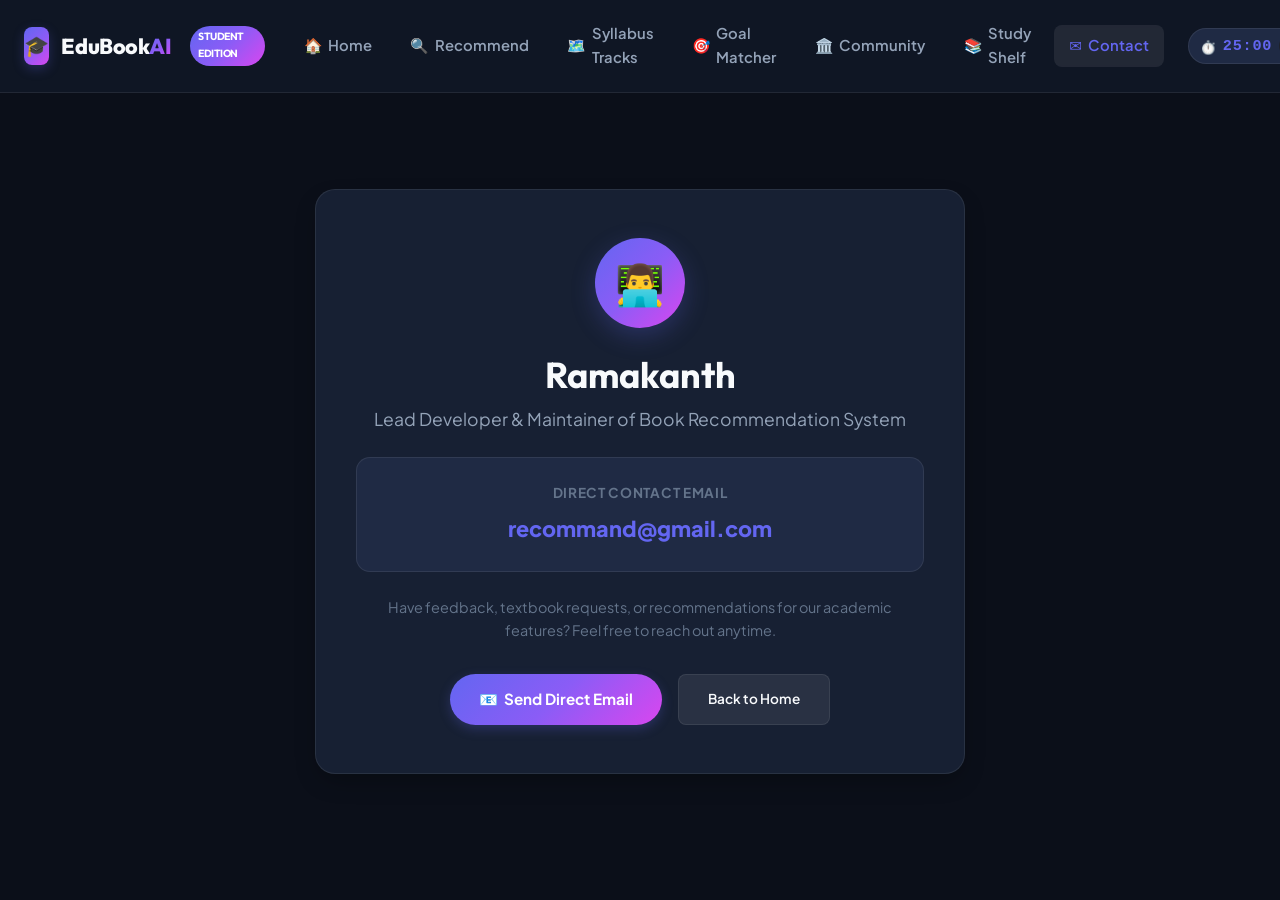
<file: templates/contact.html>
<!DOCTYPE html>
<html lang="en" data-theme="dark">
<head>
  <meta charset="UTF-8">
  <meta name="viewport" content="width=device-width, initial-scale=1.0">
  <title>Contact - EduBook AI</title>
  <link rel="stylesheet" href="/static/css/main.css">
</head>
<body>

  <!-- Sticky Glass Navbar -->
  <nav class="navbar">
    <div class="nav-container">
      <a href="/" class="nav-brand">
        <span class="brand-icon">🎓</span>
        <span>EduBook<span class="text-gradient">AI</span></span>
        <span class="nav-badge">Student Edition</span>
      </a>

      <ul class="nav-links">
        <li><a href="/" class="nav-link"><span>🏠</span> Home</a></li>
        <li><a href="/recommend" class="nav-link"><span>🔍</span> Recommend</a></li>
        <li><a href="/tracks" class="nav-link"><span>🗺️</span> Syllabus Tracks</a></li>
        <li><a href="/goals" class="nav-link"><span>🎯</span> Goal Matcher</a></li>
        <li><a href="/community" class="nav-link"><span>🏛️</span> Community</a></li>
        <li><a href="/shelf" class="nav-link"><span>📚</span> Study Shelf <span id="shelfCountBadge" class="shelf-count" style="display:none;">0</span></a></li>
        <li><a href="/contact" class="nav-link active"><span>✉️</span> Contact</a></li>
      </ul>

      <div class="nav-actions">
        <!-- Pomodoro Focus Timer Widget -->
        <div class="pomodoro-widget" title="Pomodoro Focus Timer">
          <span>⏱️</span>
          <span id="pomodoroTime" class="pomodoro-time">25:00</span>
          <button id="pomodoroToggleBtn" class="pomodoro-btn" title="Start/Pause">▶</button>
          <button id="pomodoroResetBtn" class="pomodoro-btn" title="Reset">↺</button>
        </div>

        <button id="themeToggleBtn" class="theme-toggle" title="Toggle Theme">☀️</button>
        <a href="mailto:recommand@gmail.com" class="contact-chip" title="Contact Ramakanth">
          <span>📬</span>
          <span>Ramakanth</span>
        </a>
      </div>
    </div>
  </nav>

  <!-- Contact Container -->
  <main class="container" style="padding-top: 3rem;">
    <div class="contact-hero">
      <div class="contact-avatar">
        <span>👨‍💻</span>
      </div>
      <h1 style="font-size: 2.25rem; margin-bottom: 0.5rem;">Ramakanth</h1>
      <p style="color: var(--text-secondary); font-size: 1.1rem; margin-bottom: 1.5rem;">
        Lead Developer & Maintainer of Book Recommendation System
      </p>

      <div style="background: var(--bg-surface-elevated); border: 1px solid var(--border-subtle); border-radius: var(--radius-md); padding: 1.5rem; margin: 1.5rem 0;">
        <div style="font-size: 0.85rem; color: var(--text-muted); font-weight: 700; text-transform: uppercase; letter-spacing: 0.05em; margin-bottom: 0.5rem;">Direct Contact Email</div>
        <a href="mailto:recommand@gmail.com" style="font-size: 1.35rem; font-weight: 800; color: var(--accent-primary); word-break: break-all;">
          recommand@gmail.com
        </a>
      </div>

      <p style="color: var(--text-muted); font-size: 0.9rem; margin-bottom: 2rem;">
        Have feedback, textbook requests, or recommendations for our academic features? Feel free to reach out anytime.
      </p>

      <div style="display: flex; justify-content: center; gap: 1rem; flex-wrap: wrap;">
        <a href="mailto:recommand@gmail.com" class="search-btn" style="position: static; padding: 0.85rem 1.8rem;">
          <span>📧</span> Send Direct Email
        </a>
        <a href="/" class="btn-secondary" style="padding: 0.85rem 1.8rem;">
          Back to Home
        </a>
      </div>
    </div>
  </main>

  <script src="/static/js/main.js"></script>
</body>
</html>
</file>
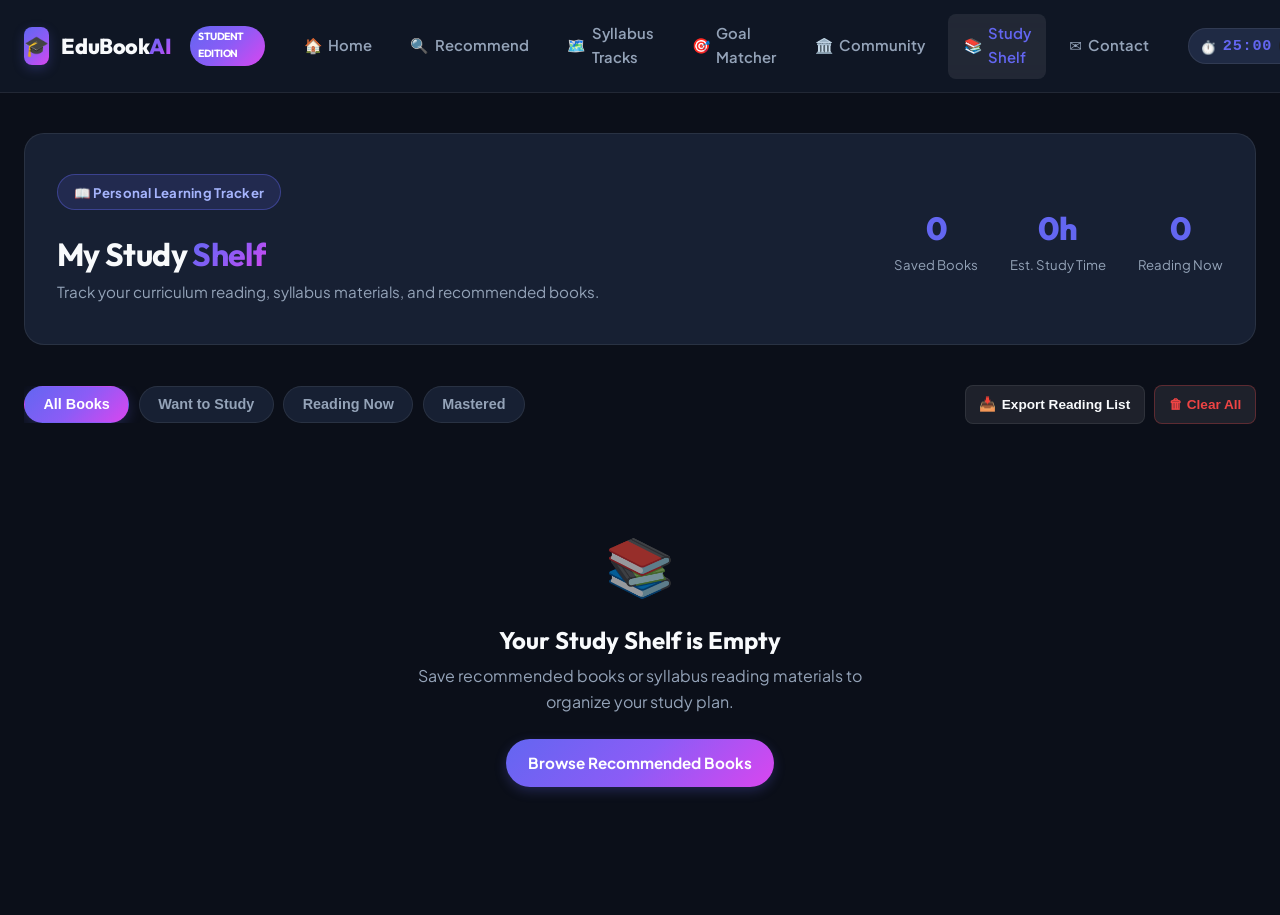
<file: templates/shelf.html>
<!DOCTYPE html>
<html lang="en" data-theme="dark">
<head>
  <meta charset="UTF-8">
  <meta name="viewport" content="width=device-width, initial-scale=1.0">
  <title>My Study Shelf - Student Book Recommender</title>
  <link rel="stylesheet" href="/static/css/main.css">
</head>
<body>

  <!-- Sticky Glass Navbar -->
  <nav class="navbar">
    <div class="nav-container">
      <a href="/" class="nav-brand">
        <span class="brand-icon">🎓</span>
        <span>EduBook<span class="text-gradient">AI</span></span>
        <span class="nav-badge">Student Edition</span>
      </a>

      <ul class="nav-links">
        <li><a href="/" class="nav-link"><span>🏠</span> Home</a></li>
        <li><a href="/recommend" class="nav-link"><span>🔍</span> Recommend</a></li>
        <li><a href="/tracks" class="nav-link"><span>🗺️</span> Syllabus Tracks</a></li>
        <li><a href="/goals" class="nav-link"><span>🎯</span> Goal Matcher</a></li>
        <li><a href="/community" class="nav-link"><span>🏛️</span> Community</a></li>
        <li><a href="/shelf" class="nav-link active"><span>📚</span> Study Shelf <span id="shelfCountBadge" class="shelf-count" style="display:none;">0</span></a></li>
        <li><a href="/contact" class="nav-link"><span>✉️</span> Contact</a></li>
      </ul>

      <div class="nav-actions">
        <!-- Pomodoro Focus Timer Widget -->
        <div class="pomodoro-widget" title="Pomodoro Focus Timer">
          <span>⏱️</span>
          <span id="pomodoroTime" class="pomodoro-time">25:00</span>
          <button id="pomodoroToggleBtn" class="pomodoro-btn" title="Start/Pause">▶</button>
          <button id="pomodoroResetBtn" class="pomodoro-btn" title="Reset">↺</button>
        </div>

        <button id="themeToggleBtn" class="theme-toggle" title="Toggle Theme">☀️</button>
        <a href="mailto:recommand@gmail.com" class="contact-chip" title="Contact Ramakanth">
          <span>📬</span>
          <span>Ramakanth</span>
        </a>
      </div>
    </div>
  </nav>

  <!-- Main Container -->
  <div class="container" style="padding-top: 2.5rem;">
    
    <!-- Shelf Header & Stats -->
    <div class="shelf-header">
      <div>
        <span class="hero-pill">📖 Personal Learning Tracker</span>
        <h1 class="section-title">My Study <span class="text-gradient">Shelf</span></h1>
        <p class="section-desc">Track your curriculum reading, syllabus materials, and recommended books.</p>
      </div>

      <div class="shelf-stats">
        <div class="stat-item">
          <div id="statTotalBooks" class="stat-number">0</div>
          <div class="stat-label">Saved Books</div>
        </div>
        <div class="stat-item">
          <div id="statEstHours" class="stat-number">0h</div>
          <div class="stat-label">Est. Study Time</div>
        </div>
        <div class="stat-item">
          <div id="statReading" class="stat-number">0</div>
          <div class="stat-label">Reading Now</div>
        </div>
      </div>
    </div>

    <!-- Shelf Actions & Filters -->
    <div style="display: flex; align-items: center; justify-content: space-between; flex-wrap: wrap; gap: 1rem; margin-bottom: 2rem;">
      <div class="category-tabs" style="margin: 0; padding: 0;">
        <button class="tab-btn active" data-status="all">All Books</button>
        <button class="tab-btn" data-status="want_to_study">Want to Study</button>
        <button class="tab-btn" data-status="reading">Reading Now</button>
        <button class="tab-btn" data-status="mastered">Mastered</button>
      </div>

      <div style="display: flex; gap: 0.6rem;">
        <button id="exportShelfBtn" class="btn-secondary" style="display: flex; align-items: center; gap: 0.35rem;">
          <span>📥</span> Export Reading List
        </button>
        <button id="clearShelfBtn" class="btn-secondary" style="color: #ef4444; border-color: rgba(239, 68, 68, 0.3);">
          <span>🗑</span> Clear All
        </button>
      </div>
    </div>

    <!-- Books Grid Container -->
    <div id="shelfBooksGrid" class="books-grid">
      <!-- Injected via JavaScript -->
    </div>

    <!-- Empty State -->
    <div id="emptyShelfState" class="empty-state" style="display: none;">
      <div class="empty-icon">📚</div>
      <h2>Your Study Shelf is Empty</h2>
      <p style="margin: 0.5rem 0 1.5rem; max-width: 450px; margin-left: auto; margin-right: auto;">
        Save recommended books or syllabus reading materials to organize your study plan.
      </p>
      <a href="/" class="search-btn" style="display: inline-flex; position: static;">
        Browse Recommended Books
      </a>
    </div>

  </div>

  <script src="/static/js/main.js"></script>
  <script>
    document.addEventListener('DOMContentLoaded', () => {
      renderShelf();

      // Status filter buttons
      const filterBtns = document.querySelectorAll('[data-status]');
      filterBtns.forEach(btn => {
        btn.addEventListener('click', () => {
          filterBtns.forEach(b => b.classList.remove('active'));
          btn.classList.add('active');
          renderShelf(btn.getAttribute('data-status'));
        });
      });

      // Clear Shelf
      document.getElementById('clearShelfBtn').addEventListener('click', () => {
        if (confirm('Are you sure you want to clear your entire Study Shelf?')) {
          saveShelf([]);
          renderShelf();
          showToast('Study shelf cleared.');
        }
      });

      // Export Markdown List
      document.getElementById('exportShelfBtn').addEventListener('click', () => {
        const shelf = getShelf();
        if (!shelf.length) {
          showToast('No books to export.');
          return;
        }
        let md = `# 🎓 My Student Reading & Study List\nGenerated on ${new Date().toLocaleDateString()}\n\n`;
        shelf.forEach((b, i) => {
          md += `### ${i + 1}. ${b.title}\n`;
          md += `- **Author:** ${b.author}\n`;
          md += `- **Status:** ${b.status || 'Want to Study'}\n`;
          md += `- **Rating:** ${b.rating} / 10\n\n`;
        });

        const blob = new Blob([md], { type: 'text/markdown' });
        const url = URL.createObjectURL(blob);
        const a = document.createElement('a');
        a.href = url;
        a.download = 'student_reading_list.md';
        a.click();
        URL.revokeObjectURL(url);
        showToast('Exported reading list (.md)!');
      });
    });

    function renderShelf(filterStatus = 'all') {
      const shelf = getShelf();
      const grid = document.getElementById('shelfBooksGrid');
      const emptyState = document.getElementById('emptyShelfState');

      // Update statistics
      document.getElementById('statTotalBooks').textContent = shelf.length;
      document.getElementById('statEstHours').textContent = `${shelf.length * 6}h`;
      const readingCount = shelf.filter(b => b.status === 'reading').length;
      document.getElementById('statReading').textContent = readingCount;

      const filtered = filterStatus === 'all' ? shelf : shelf.filter(b => (b.status || 'want_to_study') === filterStatus);

      if (!filtered.length) {
        grid.style.display = 'none';
        emptyState.style.display = 'block';
        return;
      }

      grid.style.display = 'grid';
      emptyState.style.display = 'none';
      grid.innerHTML = '';

      filtered.forEach((book, idx) => {
        const card = document.createElement('div');
        card.className = 'book-card';
        card.innerHTML = `
          <div class="card-top">
            <div class="book-cover-wrapper">
              <img src="${book.image || ''}" alt="${book.title}" class="book-cover" onerror="handleImageFallback(this, '${escapeHtml(book.title)}')">
            </div>
            <button class="bookmark-btn saved" data-title="${escapeHtml(book.title)}" title="Remove from shelf">★</button>
          </div>

          <div class="card-info">
            <h3 class="book-title" title="${escapeHtml(book.title)}">${escapeHtml(book.title)}</h3>
            <p class="book-author">by ${escapeHtml(book.author)}</p>

            <div style="margin: 0.5rem 0;">
              <div style="display: flex; justify-content: space-between; align-items: center; margin-bottom: 0.25rem;">
                <label style="font-size: 0.78rem; color: var(--text-muted); font-weight: 700;">STUDY STATUS</label>
                <span style="font-size: 0.75rem; color: var(--accent-primary); font-weight: 700;">${book.progress || 0}% Done</span>
              </div>
              <select class="status-select" data-title="${escapeHtml(book.title)}" style="width: 100%; padding: 0.45rem; background: var(--bg-surface-elevated); color: var(--text-primary); border: 1px solid var(--border-subtle); border-radius: var(--radius-sm); font-size: 0.85rem;">
                <option value="want_to_study" ${book.status === 'want_to_study' ? 'selected' : ''}>🎯 Want to Study</option>
                <option value="reading" ${book.status === 'reading' ? 'selected' : ''}>📖 Reading Now</option>
                <option value="mastered" ${book.status === 'mastered' ? 'selected' : ''}>✅ Mastered</option>
              </select>
            </div>

            <!-- Reading Progress Bar & Slider -->
            <div style="margin: 0.4rem 0;">
              <div class="progress-bar-container">
                <div class="progress-bar-fill" style="width: ${book.progress || (book.status === 'mastered' ? 100 : (book.status === 'reading' ? 45 : 0))}%;"></div>
              </div>
              <input 
                type="range" 
                min="0" 
                max="100" 
                value="${book.progress || (book.status === 'mastered' ? 100 : (book.status === 'reading' ? 45 : 0))}" 
                class="progress-slider" 
                data-title="${escapeHtml(book.title)}" 
                style="width: 100%; cursor: pointer; accent-color: var(--accent-primary);"
                title="Update reading progress percentage"
              >
            </div>

            <!-- Study Notes Area -->
            <div style="margin-top: 0.4rem;">
              <textarea 
                class="shelf-notes-input" 
                data-title="${escapeHtml(book.title)}" 
                placeholder="Write course notes, syllabus chapter tags, or key takeaways..."
              >${escapeHtml(book.notes || '')}</textarea>
            </div>

            <div class="meta-row" style="margin-top: 0.6rem;">
              <span class="rating-badge">★ ${book.rating || '4.5'}</span>
              <span class="votes-badge">Est. ~6 hrs</span>
            </div>
          </div>

          <div class="card-actions">
            <form action="/recommend_books" method="POST" style="flex: 1;">
              <input type="hidden" name="user_input" value="${escapeHtml(book.title)}">
              <button type="submit" class="btn-recommend" style="width: 100%;">
                <span>🔍</span> Similar
              </button>
            </form>
            <button 
              type="button"
              class="btn-ai-brief" 
              data-title="${escapeHtml(book.title)}" 
              data-author="${escapeHtml(book.author)}" 
              title="View AI Concept Brief & Prompts"
            >
              <span>⚡ Brief</span>
            </button>
            <button 
              type="button"
              class="btn-flashcards" 
              data-title="${escapeHtml(book.title)}" 
              data-author="${escapeHtml(book.author)}" 
              title="Interactive Active-Recall Flashcards"
            >
              <span>🎴 Quiz</span>
            </button>
            <button 
              type="button" 
              class="btn-secondary cite-btn" 
              data-title="${escapeHtml(book.title)}" 
              data-author="${escapeHtml(book.author)}" 
              data-year="2020" 
              data-publisher="Academic Press"
              title="Generate APA, MLA, Chicago citation"
            >
              📝 Cite
            </button>
            <a href="https://openlibrary.org/search?q=${encodeURIComponent(book.title)}" target="_blank" rel="noopener" class="btn-secondary" title="Search Open Library">
              <span>📖 Free</span>
            </a>
          </div>
        `;
        grid.appendChild(card);
      });

      // Handle status select changes
      document.querySelectorAll('.status-select').forEach(select => {
        select.addEventListener('change', (e) => {
          const title = e.target.getAttribute('data-title');
          const newStatus = e.target.value;
          const currentShelf = getShelf();
          const target = currentShelf.find(b => b.title.toLowerCase() === title.toLowerCase());
          if (target) {
            target.status = newStatus;
            if (newStatus === 'mastered') target.progress = 100;
            saveShelf(currentShelf);
            showToast(`Status updated to ${newStatus.replace('_', ' ')}!`);
            renderShelf(filterStatus);
          }
        });
      });

      // Handle progress slider changes
      document.querySelectorAll('.progress-slider').forEach(slider => {
        slider.addEventListener('input', (e) => {
          const title = e.target.getAttribute('data-title');
          const newProgress = parseInt(e.target.value);
          const currentShelf = getShelf();
          const target = currentShelf.find(b => b.title.toLowerCase() === title.toLowerCase());
          if (target) {
            target.progress = newProgress;
            if (newProgress === 100) target.status = 'mastered';
            else if (newProgress > 0 && target.status === 'want_to_study') target.status = 'reading';
            saveShelf(currentShelf);
            // Update progress bar fill immediately
            const card = slider.closest('.book-card');
            const fill = card.querySelector('.progress-bar-fill');
            if (fill) fill.style.width = `${newProgress}%`;
          }
        });
      });

      // Handle study notes input auto-save
      document.querySelectorAll('.shelf-notes-input').forEach(textarea => {
        textarea.addEventListener('change', (e) => {
          const title = e.target.getAttribute('data-title');
          const newNotes = e.target.value;
          const currentShelf = getShelf();
          const target = currentShelf.find(b => b.title.toLowerCase() === title.toLowerCase());
          if (target) {
            target.notes = newNotes;
            saveShelf(currentShelf);
            showToast('Study notes saved! 📝');
          }
        });
      });
    }

    function escapeHtml(text) {
      if (!text) return '';
      return text.replace(/[&<>"']/g, function(m) {
        return { '&': '&amp;', '<': '&lt;', '>': '&gt;', '"': '&quot;', "'": '&#039;' }[m];
      });
    }
  </script>
</body>
</html>
</file>
<file: static/css/main.css>
/* ==========================================================================
   Student-Centric Book Recommendation System - Modern Design System
   ========================================================================== */

@import url('https://fonts.googleapis.com/css2?family=Outfit:wght@400;500;600;700;800&family=Plus+Jakarta+Sans:wght@400;500;600;700&display=swap');

:root {
  /* Colors - Light Theme (Default fallback) */
  --bg-primary: #0b0f19;
  --bg-secondary: #111827;
  --bg-surface: #172033;
  --bg-surface-elevated: #1f2a44;
  --bg-glass: rgba(17, 24, 39, 0.85);
  --border-subtle: rgba(255, 255, 255, 0.08);
  --border-hover: rgba(99, 102, 241, 0.4);
  
  --text-primary: #f8fafc;
  --text-secondary: #94a3b8;
  --text-muted: #64748b;
  
  --accent-primary: #6366f1;
  --accent-primary-hover: #4f46e5;
  --accent-secondary: #06b6d4;
  --accent-gradient: linear-gradient(135deg, #6366f1 0%, #8b5cf6 50%, #d946ef 100%);
  --accent-glow: rgba(99, 102, 241, 0.25);
  
  --badge-bg: rgba(99, 102, 241, 0.15);
  --badge-text: #a5b4fc;
  --star-color: #fbbf24;
  --success-color: #10b981;
  
  --shadow-sm: 0 2px 8px rgba(0, 0, 0, 0.2);
  --shadow-md: 0 10px 25px -5px rgba(0, 0, 0, 0.3);
  --shadow-lg: 0 20px 35px -10px rgba(0, 0, 0, 0.5);
  --shadow-glow: 0 0 30px rgba(99, 102, 241, 0.25);
  
  --radius-sm: 8px;
  --radius-md: 14px;
  --radius-lg: 20px;
  --radius-full: 9999px;
  
  --transition: all 0.25s cubic-bezier(0.4, 0, 0.2, 1);
}

[data-theme="light"] {
  --bg-primary: #f8fafc;
  --bg-secondary: #f1f5f9;
  --bg-surface: #ffffff;
  --bg-surface-elevated: #ffffff;
  --bg-glass: rgba(255, 255, 255, 0.88);
  --border-subtle: rgba(15, 23, 42, 0.08);
  --border-hover: rgba(99, 102, 241, 0.4);
  
  --text-primary: #0f172a;
  --text-secondary: #475569;
  --text-muted: #94a3b8;
  
  --accent-primary: #4f46e5;
  --accent-primary-hover: #4338ca;
  --accent-secondary: #0891b2;
  --accent-glow: rgba(79, 70, 229, 0.15);
  
  --badge-bg: rgba(79, 70, 229, 0.1);
  --badge-text: #4338ca;
  
  --shadow-sm: 0 2px 8px rgba(15, 23, 42, 0.06);
  --shadow-md: 0 10px 25px -5px rgba(15, 23, 42, 0.08);
  --shadow-lg: 0 20px 35px -10px rgba(15, 23, 42, 0.12);
  --shadow-glow: 0 0 30px rgba(79, 70, 229, 0.15);
}

/* Reset & Base */
* {
  margin: 0;
  padding: 0;
  box-sizing: border-box;
}

body {
  font-family: 'Plus Jakarta Sans', system-ui, -apple-system, sans-serif;
  background-color: var(--bg-primary);
  color: var(--text-primary);
  min-height: 100vh;
  line-height: 1.6;
  transition: background-color 0.3s ease, color 0.3s ease;
  overflow-x: hidden;
}

h1, h2, h3, h4, h5, h6 {
  font-family: 'Outfit', sans-serif;
  font-weight: 700;
  color: var(--text-primary);
  line-height: 1.25;
}

a {
  color: inherit;
  text-decoration: none;
  transition: var(--transition);
}

/* Glass Navbar */
.navbar {
  position: sticky;
  top: 0;
  z-index: 1000;
  background: var(--bg-glass);
  backdrop-filter: blur(16px);
  -webkit-backdrop-filter: blur(16px);
  border-bottom: 1px solid var(--border-subtle);
  padding: 0.85rem 1.5rem;
  transition: var(--transition);
}

.nav-container {
  max-width: 1280px;
  margin: 0 auto;
  display: flex;
  align-items: center;
  justify-content: space-between;
  gap: 1.5rem;
}

.nav-brand {
  display: flex;
  align-items: center;
  gap: 0.75rem;
  font-family: 'Outfit', sans-serif;
  font-size: 1.35rem;
  font-weight: 800;
  color: var(--text-primary);
  letter-spacing: -0.02em;
}

.brand-icon {
  width: 38px;
  height: 38px;
  background: var(--accent-gradient);
  border-radius: var(--radius-sm);
  display: flex;
  align-items: center;
  justify-content: center;
  font-size: 1.25rem;
  box-shadow: 0 4px 12px var(--accent-glow);
}

.nav-badge {
  font-size: 0.65rem;
  font-weight: 700;
  text-transform: uppercase;
  background: var(--accent-gradient);
  color: white;
  padding: 0.2rem 0.5rem;
  border-radius: var(--radius-full);
  margin-left: 0.4rem;
  vertical-align: middle;
}

.nav-links {
  display: flex;
  align-items: center;
  gap: 0.5rem;
  list-style: none;
}

.nav-link {
  font-size: 0.925rem;
  font-weight: 600;
  color: var(--text-secondary);
  padding: 0.55rem 0.95rem;
  border-radius: var(--radius-sm);
  transition: var(--transition);
  display: flex;
  align-items: center;
  gap: 0.4rem;
}

.nav-link:hover, .nav-link.active {
  color: var(--text-primary);
  background: var(--border-subtle);
}

.nav-link.active {
  color: var(--accent-primary);
}

.shelf-count {
  background: var(--accent-primary);
  color: white;
  font-size: 0.75rem;
  font-weight: 700;
  padding: 0.1rem 0.45rem;
  border-radius: var(--radius-full);
}

.nav-actions {
  display: flex;
  align-items: center;
  gap: 0.85rem;
}

.theme-toggle {
  background: var(--border-subtle);
  border: 1px solid var(--border-subtle);
  color: var(--text-primary);
  width: 38px;
  height: 38px;
  border-radius: var(--radius-full);
  cursor: pointer;
  display: flex;
  align-items: center;
  justify-content: center;
  font-size: 1.15rem;
  transition: var(--transition);
}

.theme-toggle:hover {
  background: var(--border-hover);
  transform: scale(1.05);
}

.contact-chip {
  display: inline-flex;
  align-items: center;
  gap: 0.45rem;
  font-size: 0.85rem;
  font-weight: 600;
  color: var(--text-primary);
  background: var(--border-subtle);
  border: 1px solid var(--border-subtle);
  padding: 0.45rem 0.85rem;
  border-radius: var(--radius-full);
  transition: var(--transition);
}

.contact-chip:hover {
  background: var(--accent-primary);
  color: white;
  border-color: var(--accent-primary);
  box-shadow: 0 4px 12px var(--accent-glow);
}

/* Hero Section */
.hero {
  padding: 4rem 1.5rem 2.5rem;
  text-align: center;
  position: relative;
  max-width: 900px;
  margin: 0 auto;
}

.hero-pill {
  display: inline-flex;
  align-items: center;
  gap: 0.5rem;
  padding: 0.4rem 1rem;
  background: var(--badge-bg);
  color: var(--badge-text);
  border: 1px solid var(--border-hover);
  border-radius: var(--radius-full);
  font-size: 0.825rem;
  font-weight: 700;
  margin-bottom: 1.5rem;
  letter-spacing: 0.02em;
}

.hero-title {
  font-size: 3.25rem;
  letter-spacing: -0.03em;
  margin-bottom: 1.25rem;
  line-height: 1.15;
}

.text-gradient {
  background: var(--accent-gradient);
  -webkit-background-clip: text;
  -webkit-text-fill-color: transparent;
}

.hero-subtitle {
  font-size: 1.2rem;
  color: var(--text-secondary);
  margin-bottom: 2rem;
  max-width: 680px;
  margin-left: auto;
  margin-right: auto;
}

/* Search Box Component */
.search-wrapper {
  position: relative;
  max-width: 650px;
  margin: 0 auto 1.5rem;
}

.search-form {
  position: relative;
  display: flex;
  align-items: center;
}

.search-input {
  width: 100%;
  padding: 1.1rem 1.4rem 1.1rem 3.4rem;
  font-size: 1.05rem;
  font-family: inherit;
  background: var(--bg-surface);
  color: var(--text-primary);
  border: 2px solid var(--border-subtle);
  border-radius: var(--radius-full);
  outline: none;
  box-shadow: var(--shadow-md);
  transition: var(--transition);
}

.search-input:focus {
  border-color: var(--accent-primary);
  box-shadow: var(--shadow-glow);
  background: var(--bg-surface-elevated);
}

.search-icon {
  position: absolute;
  left: 1.25rem;
  color: var(--text-muted);
  font-size: 1.2rem;
  pointer-events: none;
}

.search-btn {
  position: absolute;
  right: 0.5rem;
  padding: 0.75rem 1.4rem;
  background: var(--accent-gradient);
  color: white;
  border: none;
  border-radius: var(--radius-full);
  font-weight: 700;
  font-size: 0.95rem;
  cursor: pointer;
  transition: var(--transition);
  display: flex;
  align-items: center;
  gap: 0.4rem;
  box-shadow: 0 4px 12px var(--accent-glow);
}

.search-btn:hover {
  transform: scale(1.03);
  filter: brightness(1.1);
}

/* Autocomplete Dropdown */
.autocomplete-dropdown {
  position: absolute;
  top: calc(100% + 8px);
  left: 0;
  right: 0;
  background: var(--bg-surface-elevated);
  border: 1px solid var(--border-subtle);
  border-radius: var(--radius-md);
  box-shadow: var(--shadow-lg);
  max-height: 320px;
  overflow-y: auto;
  z-index: 1100;
  display: none;
  text-align: left;
}

.autocomplete-dropdown.active {
  display: block;
}

.autocomplete-item {
  padding: 0.75rem 1.25rem;
  color: var(--text-primary);
  cursor: pointer;
  border-bottom: 1px solid var(--border-subtle);
  font-size: 0.925rem;
  display: flex;
  align-items: center;
  justify-content: space-between;
  transition: var(--transition);
}

.autocomplete-item:last-child {
  border-bottom: none;
}

.autocomplete-item:hover, .autocomplete-item.selected {
  background: var(--border-subtle);
  color: var(--accent-primary);
}

.autocomplete-badge {
  font-size: 0.72rem;
  padding: 0.15rem 0.5rem;
  border-radius: var(--radius-full);
  background: var(--badge-bg);
  color: var(--badge-text);
  font-weight: 600;
}

/* Quick Search Chips */
.quick-chips {
  display: flex;
  align-items: center;
  justify-content: center;
  flex-wrap: wrap;
  gap: 0.5rem;
  margin-top: 1rem;
}

.quick-label {
  font-size: 0.85rem;
  color: var(--text-muted);
  font-weight: 600;
}

.chip-btn {
  background: var(--border-subtle);
  border: 1px solid var(--border-subtle);
  color: var(--text-secondary);
  font-size: 0.825rem;
  padding: 0.35rem 0.85rem;
  border-radius: var(--radius-full);
  cursor: pointer;
  transition: var(--transition);
}

.chip-btn:hover {
  background: var(--accent-primary);
  color: white;
  border-color: var(--accent-primary);
  transform: translateY(-2px);
}

/* Category Filter Tabs */
.section-header {
  max-width: 1280px;
  margin: 2.5rem auto 1.5rem;
  padding: 0 1.5rem;
  display: flex;
  align-items: flex-end;
  justify-content: space-between;
  flex-wrap: wrap;
  gap: 1rem;
}

.section-title {
  font-size: 2rem;
  letter-spacing: -0.02em;
}

.section-desc {
  color: var(--text-secondary);
  font-size: 0.95rem;
  margin-top: 0.35rem;
}

.category-tabs {
  max-width: 1280px;
  margin: 0 auto 2rem;
  padding: 0 1.5rem;
  display: flex;
  gap: 0.6rem;
  overflow-x: auto;
  padding-bottom: 0.5rem;
  scrollbar-width: thin;
}

.tab-btn {
  background: var(--bg-surface);
  border: 1px solid var(--border-subtle);
  color: var(--text-secondary);
  padding: 0.6rem 1.15rem;
  border-radius: var(--radius-full);
  font-size: 0.9rem;
  font-weight: 600;
  cursor: pointer;
  white-space: nowrap;
  transition: var(--transition);
  display: flex;
  align-items: center;
  gap: 0.45rem;
}

.tab-btn:hover {
  border-color: var(--border-hover);
  color: var(--text-primary);
  transform: translateY(-2px);
}

.tab-btn.active {
  background: var(--accent-gradient);
  color: white;
  border-color: transparent;
  box-shadow: 0 4px 14px var(--accent-glow);
}

/* Books Grid */
.container {
  max-width: 1280px;
  margin: 0 auto;
  padding: 0 1.5rem 4rem;
}

.books-grid {
  display: grid;
  grid-template-columns: repeat(auto-fill, minmax(260px, 1fr));
  gap: 1.75rem;
}

/* Book Card */
.book-card {
  background: var(--bg-surface);
  border: 1px solid var(--border-subtle);
  border-radius: var(--radius-md);
  padding: 1.25rem;
  display: flex;
  flex-direction: column;
  justify-content: space-between;
  transition: var(--transition);
  position: relative;
  overflow: hidden;
  box-shadow: var(--shadow-sm);
}

.book-card:hover {
  transform: translateY(-6px);
  border-color: var(--border-hover);
  box-shadow: var(--shadow-md);
}

.card-top {
  position: relative;
  text-align: center;
  margin-bottom: 1rem;
}

.book-cover-wrapper {
  width: 150px;
  height: 220px;
  margin: 0 auto;
  position: relative;
  border-radius: var(--radius-sm);
  overflow: hidden;
  box-shadow: 0 8px 20px rgba(0, 0, 0, 0.25);
  background: var(--bg-surface-elevated);
}

.book-cover {
  width: 100%;
  height: 100%;
  object-fit: cover;
  transition: transform 0.4s ease;
}

.book-card:hover .book-cover {
  transform: scale(1.05);
}

.bookmark-btn {
  position: absolute;
  top: 8px;
  right: 8px;
  background: rgba(0, 0, 0, 0.65);
  backdrop-filter: blur(8px);
  border: 1px solid rgba(255, 255, 255, 0.2);
  color: white;
  width: 34px;
  height: 34px;
  border-radius: var(--radius-full);
  display: flex;
  align-items: center;
  justify-content: center;
  cursor: pointer;
  font-size: 0.95rem;
  transition: var(--transition);
  z-index: 2;
}

.bookmark-btn:hover, .bookmark-btn.saved {
  background: var(--accent-primary);
  border-color: var(--accent-primary);
  transform: scale(1.1);
  color: #fff;
}

.card-info {
  flex-grow: 1;
  display: flex;
  flex-direction: column;
  margin-bottom: 1rem;
}

.book-title {
  font-size: 1.1rem;
  font-weight: 700;
  margin-bottom: 0.35rem;
  line-height: 1.35;
  display: -webkit-box;
  -webkit-line-clamp: 2;
  -webkit-box-orient: vertical;
  overflow: hidden;
  color: var(--text-primary);
}

.book-author {
  font-size: 0.88rem;
  color: var(--text-secondary);
  margin-bottom: 0.75rem;
  display: -webkit-box;
  -webkit-line-clamp: 1;
  -webkit-box-orient: vertical;
  overflow: hidden;
}

.meta-row {
  display: flex;
  align-items: center;
  justify-content: space-between;
  gap: 0.5rem;
  margin-top: auto;
  padding-top: 0.65rem;
  border-top: 1px solid var(--border-subtle);
  font-size: 0.825rem;
}

.rating-badge {
  display: inline-flex;
  align-items: center;
  gap: 0.25rem;
  font-weight: 700;
  color: var(--star-color);
}

.votes-badge {
  color: var(--text-muted);
}

.card-actions {
  display: flex;
  gap: 0.5rem;
  margin-top: 0.75rem;
}

.btn-recommend {
  flex: 1;
  padding: 0.65rem 0.85rem;
  background: var(--accent-primary);
  color: white;
  border: none;
  border-radius: var(--radius-sm);
  font-weight: 600;
  font-size: 0.85rem;
  cursor: pointer;
  text-align: center;
  transition: var(--transition);
  display: flex;
  align-items: center;
  justify-content: center;
  gap: 0.35rem;
}

.btn-recommend:hover {
  background: var(--accent-primary-hover);
  box-shadow: 0 4px 12px var(--accent-glow);
}

.btn-secondary {
  padding: 0.65rem 0.85rem;
  background: var(--border-subtle);
  color: var(--text-primary);
  border: 1px solid var(--border-subtle);
  border-radius: var(--radius-sm);
  font-weight: 600;
  font-size: 0.85rem;
  cursor: pointer;
  transition: var(--transition);
}

.btn-secondary:hover {
  background: var(--border-hover);
}

/* Toast Notifications */
.toast-container {
  position: fixed;
  bottom: 24px;
  right: 24px;
  z-index: 9999;
  display: flex;
  flex-direction: column;
  gap: 10px;
}

.toast {
  background: var(--bg-surface-elevated);
  border: 1px solid var(--accent-primary);
  color: var(--text-primary);
  padding: 0.85rem 1.25rem;
  border-radius: var(--radius-md);
  box-shadow: var(--shadow-lg);
  display: flex;
  align-items: center;
  gap: 0.65rem;
  font-size: 0.9rem;
  font-weight: 600;
  animation: slideIn 0.3s ease;
}

@keyframes slideIn {
  from {
    transform: translateX(100%);
    opacity: 0;
  }
  to {
    transform: translateX(0);
    opacity: 1;
  }
}

/* Study Shelf Specific Styles */
.shelf-header {
  background: var(--bg-surface);
  border: 1px solid var(--border-subtle);
  border-radius: var(--radius-lg);
  padding: 2.5rem 2rem;
  margin-bottom: 2.5rem;
  display: flex;
  align-items: center;
  justify-content: space-between;
  flex-wrap: wrap;
  gap: 1.5rem;
}

.shelf-stats {
  display: flex;
  gap: 2rem;
}

.stat-item {
  text-align: center;
}

.stat-number {
  font-size: 2rem;
  font-family: 'Outfit', sans-serif;
  font-weight: 800;
  color: var(--accent-primary);
}

.stat-label {
  font-size: 0.825rem;
  color: var(--text-secondary);
}

/* Contact Page Styles */
.contact-hero {
  max-width: 650px;
  margin: 3rem auto;
  background: var(--bg-surface);
  border: 1px solid var(--border-subtle);
  border-radius: var(--radius-lg);
  padding: 3rem 2.5rem;
  text-align: center;
  box-shadow: var(--shadow-md);
}

.contact-avatar {
  width: 90px;
  height: 90px;
  background: var(--accent-gradient);
  color: white;
  border-radius: var(--radius-full);
  display: inline-flex;
  align-items: center;
  justify-content: center;
  font-size: 2.5rem;
  margin-bottom: 1.5rem;
  box-shadow: 0 8px 25px var(--accent-glow);
}

/* Empty State */
.empty-state {
  text-align: center;
  padding: 4rem 1.5rem;
  color: var(--text-secondary);
}

.empty-icon {
  font-size: 3.5rem;
  margin-bottom: 1rem;
  opacity: 0.6;
}

/* Responsive adjustments */
@media (max-width: 768px) {
  .hero-title {
    font-size: 2.35rem;
  }
  .nav-container {
    flex-direction: column;
    align-items: flex-start;
    gap: 1rem;
  }
  .nav-links {
    width: 100%;
    overflow-x: auto;
    padding-bottom: 0.4rem;
  }
  .shelf-header {
    flex-direction: column;
    align-items: flex-start;
  }
}

/* ==========================================================================
   Phase 2: Academic Utility, Citation Modal & Syllabus Tracks
   ========================================================================== */

/* Modal Backdrop & Container */
.modal-overlay {
  position: fixed;
  top: 0;
  left: 0;
  width: 100%;
  height: 100%;
  background: rgba(0, 0, 0, 0.7);
  backdrop-filter: blur(8px);
  -webkit-backdrop-filter: blur(8px);
  z-index: 99999;
  display: none;
  align-items: center;
  justify-content: center;
  padding: 1.5rem;
}

.modal-overlay.active {
  display: flex;
}

.modal-card {
  background: var(--bg-surface-elevated);
  border: 1px solid var(--border-hover);
  border-radius: var(--radius-lg);
  max-width: 600px;
  width: 100%;
  padding: 2rem;
  box-shadow: var(--shadow-lg), var(--shadow-glow);
  animation: modalPop 0.25s cubic-bezier(0.16, 1, 0.3, 1);
  position: relative;
}

@keyframes modalPop {
  from {
    opacity: 0;
    transform: scale(0.92) translateY(12px);
  }
  to {
    opacity: 1;
    transform: scale(1) translateY(0);
  }
}

.modal-close {
  position: absolute;
  top: 1.25rem;
  right: 1.25rem;
  background: var(--border-subtle);
  border: none;
  color: var(--text-secondary);
  width: 32px;
  height: 32px;
  border-radius: var(--radius-full);
  cursor: pointer;
  font-size: 1rem;
  display: flex;
  align-items: center;
  justify-content: center;
  transition: var(--transition);
}

.modal-close:hover {
  background: #ef4444;
  color: white;
}

.citation-tabs {
  display: flex;
  gap: 0.5rem;
  margin: 1.25rem 0 1rem;
}

.citation-tab-btn {
  background: var(--bg-surface);
  border: 1px solid var(--border-subtle);
  color: var(--text-secondary);
  padding: 0.45rem 1rem;
  border-radius: var(--radius-sm);
  font-weight: 700;
  font-size: 0.85rem;
  cursor: pointer;
  transition: var(--transition);
}

.citation-tab-btn.active {
  background: var(--accent-primary);
  color: white;
  border-color: var(--accent-primary);
}

.citation-box {
  background: var(--bg-primary);
  border: 1px solid var(--border-subtle);
  border-radius: var(--radius-md);
  padding: 1.25rem;
  font-family: 'Courier New', monospace;
  font-size: 0.95rem;
  line-height: 1.6;
  color: var(--text-primary);
  user-select: all;
  margin-bottom: 1.25rem;
  min-height: 80px;
  word-break: break-word;
}

/* Syllabus Tracks Section */
.track-card {
  background: var(--bg-surface);
  border: 1px solid var(--border-subtle);
  border-radius: var(--radius-lg);
  padding: 2rem;
  margin-bottom: 2rem;
  transition: var(--transition);
  box-shadow: var(--shadow-sm);
}

.track-card:hover {
  border-color: var(--border-hover);
  box-shadow: var(--shadow-md);
}

.track-header {
  display: flex;
  align-items: center;
  justify-content: space-between;
  flex-wrap: wrap;
  gap: 1rem;
  margin-bottom: 1.5rem;
  padding-bottom: 1rem;
  border-bottom: 1px solid var(--border-subtle);
}

.track-level-badge {
  font-size: 0.75rem;
  font-weight: 800;
  text-transform: uppercase;
  letter-spacing: 0.05em;
  padding: 0.25rem 0.65rem;
  border-radius: var(--radius-full);
}

.badge-beginner {
  background: rgba(16, 185, 129, 0.15);
  color: #10b981;
}

.badge-intermediate {
  background: rgba(245, 158, 11, 0.15);
  color: #f59e0b;
}

.badge-advanced {
  background: rgba(239, 68, 68, 0.15);
  color: #ef4444;
}

.track-books-grid {
  display: grid;
  grid-template-columns: repeat(auto-fit, minmax(280px, 1fr));
  gap: 1.25rem;
}

.track-book-item {
  background: var(--bg-surface-elevated);
  border: 1px solid var(--border-subtle);
  border-radius: var(--radius-md);
  padding: 1rem;
  display: flex;
  gap: 1rem;
  transition: var(--transition);
}

.track-book-item:hover {
  transform: translateY(-3px);
  border-color: var(--border-hover);
}

.track-item-step {
  font-family: 'Outfit', sans-serif;
  font-size: 1.5rem;
  font-weight: 800;
  color: var(--accent-primary);
  width: 35px;
  flex-shrink: 0;
}

/* Shelf Notes & Progress Bar */
.progress-bar-container {
  width: 100%;
  height: 8px;
  background: var(--bg-primary);
  border-radius: var(--radius-full);
  overflow: hidden;
  margin: 0.5rem 0;
}

.progress-bar-fill {
  height: 100%;
  background: var(--accent-gradient);
  border-radius: var(--radius-full);
  transition: width 0.3s ease;
}

.shelf-notes-input {
  width: 100%;
  padding: 0.6rem 0.8rem;
  background: var(--bg-primary);
  color: var(--text-primary);
  border: 1px solid var(--border-subtle);
  border-radius: var(--radius-sm);
  font-size: 0.825rem;
  font-family: inherit;
  resize: vertical;
  min-height: 55px;
  margin-top: 0.5rem;
  outline: none;
}

.shelf-notes-input:focus {
  border-color: var(--accent-primary);
}

/* ==========================================================================
   Phase 3: AI Concept Brief & Goal-Based Semantic Matcher
   ========================================================================== */

/* AI Brief Button */
.btn-ai-brief {
  background: linear-gradient(135deg, rgba(99, 102, 241, 0.15) 0%, rgba(217, 70, 239, 0.15) 100%);
  border: 1px solid rgba(139, 92, 246, 0.4);
  color: #c084fc;
  padding: 0.4rem 0.75rem;
  border-radius: var(--radius-sm);
  font-weight: 700;
  font-size: 0.78rem;
  cursor: pointer;
  transition: var(--transition);
  display: inline-flex;
  align-items: center;
  gap: 0.35rem;
}

.btn-ai-brief:hover {
  background: linear-gradient(135deg, #6366f1 0%, #a855f7 100%);
  color: white;
  border-color: transparent;
  transform: translateY(-2px);
  box-shadow: 0 4px 12px rgba(168, 85, 247, 0.35);
}

/* AI Brief Modal Elements */
.ai-badge {
  background: var(--accent-gradient);
  color: white;
  font-size: 0.75rem;
  font-weight: 800;
  padding: 0.25rem 0.65rem;
  border-radius: var(--radius-full);
  display: inline-flex;
  align-items: center;
  gap: 0.35rem;
}

.concept-grid {
  display: grid;
  grid-template-columns: repeat(auto-fit, minmax(240px, 1fr));
  gap: 0.75rem;
  margin: 1rem 0;
}

.concept-item {
  background: var(--bg-primary);
  border: 1px solid var(--border-subtle);
  border-left: 3px solid var(--accent-primary);
  padding: 0.75rem 1rem;
  border-radius: var(--radius-sm);
  font-size: 0.88rem;
  color: var(--text-primary);
}

.prompt-card {
  background: var(--bg-primary);
  border: 1px solid var(--border-subtle);
  border-radius: var(--radius-md);
  padding: 1rem;
  margin-bottom: 0.85rem;
  display: flex;
  align-items: center;
  justify-content: space-between;
  gap: 1rem;
  transition: var(--transition);
}

.prompt-card:hover {
  border-color: var(--border-hover);
}

.prompt-text {
  font-family: 'Courier New', monospace;
  font-size: 0.85rem;
  color: var(--text-secondary);
  line-height: 1.4;
  flex: 1;
}

.prompt-copy-btn {
  background: var(--border-subtle);
  border: 1px solid var(--border-subtle);
  color: var(--text-primary);
  padding: 0.4rem 0.85rem;
  border-radius: var(--radius-sm);
  font-size: 0.78rem;
  font-weight: 700;
  cursor: pointer;
  white-space: nowrap;
  transition: var(--transition);
}

.prompt-copy-btn:hover {
  background: var(--accent-primary);
  color: white;
  border-color: var(--accent-primary);
}

/* Goal Matcher Cards */
.goal-card {
  background: var(--bg-surface);
  border: 1px solid var(--border-subtle);
  border-radius: var(--radius-lg);
  padding: 2rem;
  margin-bottom: 2rem;
  transition: var(--transition);
  position: relative;
  overflow: hidden;
}

.goal-card:hover {
  border-color: var(--border-hover);
  box-shadow: var(--shadow-md);
}

.goal-header {
  display: flex;
  align-items: flex-start;
  justify-content: space-between;
  flex-wrap: wrap;
  gap: 1rem;
  margin-bottom: 1.5rem;
}

.goal-steps-container {
  display: grid;
  grid-template-columns: repeat(auto-fit, minmax(260px, 1fr));
  gap: 1.25rem;
}

.goal-step-card {
  background: var(--bg-surface-elevated);
  border: 1px solid var(--border-subtle);
  border-radius: var(--radius-md);
  padding: 1.25rem;
  display: flex;
  flex-direction: column;
  justify-content: space-between;
  position: relative;
  transition: var(--transition);
}

.goal-step-card:hover {
  transform: translateY(-4px);
  border-color: var(--accent-primary);
}

.stage-pill {
  font-size: 0.72rem;
  font-weight: 800;
  text-transform: uppercase;
  padding: 0.2rem 0.55rem;
  border-radius: var(--radius-full);
  margin-bottom: 0.5rem;
  display: inline-block;
}

.stage-1 { background: rgba(16, 185, 129, 0.15); color: #10b981; }
.stage-2 { background: rgba(99, 102, 241, 0.15); color: #818cf8; }
.stage-3 { background: rgba(217, 70, 239, 0.15); color: #e879f9; }

/* ==========================================================================
   Phase 4: Flashcards, Pomodoro Timer & Campus Bundles
   ========================================================================== */

/* Pomodoro Focus Timer in Navbar */
.pomodoro-widget {
  display: inline-flex;
  align-items: center;
  gap: 0.4rem;
  background: var(--bg-surface);
  border: 1px solid var(--border-subtle);
  padding: 0.35rem 0.75rem;
  border-radius: var(--radius-full);
  font-size: 0.85rem;
  font-weight: 700;
  color: var(--text-primary);
}

.pomodoro-time {
  font-family: 'Courier New', monospace;
  font-size: 0.95rem;
  font-weight: 800;
  color: #f59e0b;
  min-width: 45px;
}

.pomodoro-btn {
  background: none;
  border: none;
  color: var(--text-secondary);
  cursor: pointer;
  padding: 0 0.2rem;
  font-size: 0.85rem;
  transition: var(--transition);
}

.pomodoro-btn:hover {
  color: var(--accent-primary);
  transform: scale(1.15);
}

/* Flashcards Button */
.btn-flashcards {
  background: rgba(16, 185, 129, 0.12);
  border: 1px solid rgba(16, 185, 129, 0.3);
  color: #34d399;
  padding: 0.4rem 0.75rem;
  border-radius: var(--radius-sm);
  font-weight: 700;
  font-size: 0.78rem;
  cursor: pointer;
  transition: var(--transition);
  display: inline-flex;
  align-items: center;
  gap: 0.35rem;
}

.btn-flashcards:hover {
  background: #10b981;
  color: white;
  border-color: transparent;
  transform: translateY(-2px);
  box-shadow: 0 4px 12px rgba(16, 185, 129, 0.3);
}

/* 3D Flippable Flashcard */
.flashcard-scene {
  width: 100%;
  height: 260px;
  perspective: 1200px;
  margin: 1.25rem 0;
  cursor: pointer;
}

.flashcard-inner {
  width: 100%;
  height: 100%;
  position: relative;
  transition: transform 0.6s cubic-bezier(0.4, 0, 0.2, 1);
  transform-style: preserve-3d;
}

.flashcard-inner.is-flipped {
  transform: rotateY(180deg);
}

.flashcard-face {
  position: absolute;
  width: 100%;
  height: 100%;
  -webkit-backface-visibility: hidden;
  backface-visibility: hidden;
  border-radius: var(--radius-md);
  padding: 2rem;
  display: flex;
  flex-direction: column;
  justify-content: center;
  align-items: center;
  text-align: center;
  border: 2px solid var(--border-subtle);
  box-shadow: var(--shadow-md);
}

.flashcard-front {
  background: var(--bg-surface-elevated);
  border-color: var(--border-hover);
  color: var(--text-primary);
}

.flashcard-back {
  background: var(--bg-primary);
  border-color: var(--accent-primary);
  color: var(--text-primary);
  transform: rotateY(180deg);
}

.flashcard-prompt-label {
  font-size: 0.75rem;
  font-weight: 800;
  text-transform: uppercase;
  letter-spacing: 0.08em;
  color: var(--accent-primary);
  margin-bottom: 0.85rem;
}

.flashcard-text {
  font-size: 1.15rem;
  font-weight: 600;
  line-height: 1.5;
}

.flashcard-hint {
  font-size: 0.8rem;
  color: var(--text-muted);
  margin-top: 1rem;
}

/* Campus Bundles */
.bundle-card {
  background: var(--bg-surface);
  border: 1px solid var(--border-subtle);
  border-radius: var(--radius-lg);
  padding: 2rem;
  margin-bottom: 2rem;
  transition: var(--transition);
}

.bundle-card:hover {
  border-color: var(--border-hover);
  box-shadow: var(--shadow-md);
}

.peer-tag {
  display: inline-flex;
  align-items: center;
  gap: 0.25rem;
  font-size: 0.7rem;
  font-weight: 700;
  padding: 0.15rem 0.5rem;
  border-radius: var(--radius-full);
  background: var(--badge-bg);
  color: var(--badge-text);
  margin-right: 0.35rem;
}

/* Pomodoro Focus Timer Widget in Navbar */
.pomodoro-widget {
  display: inline-flex;
  align-items: center;
  gap: 0.45rem;
  background: var(--bg-surface-elevated);
  border: 1px solid var(--border-subtle);
  padding: 0.3rem 0.65rem;
  border-radius: var(--radius-full);
  font-size: 0.82rem;
  font-weight: 700;
  color: var(--text-primary);
  transition: var(--transition);
}

.pomodoro-widget:hover {
  border-color: var(--accent-primary);
}

.pomodoro-time {
  font-variant-numeric: tabular-nums;
  letter-spacing: 0.05em;
  color: var(--accent-primary);
}

.pomodoro-btn {
  background: var(--bg-primary);
  border: 1px solid var(--border-subtle);
  color: var(--text-primary);
  width: 22px;
  height: 22px;
  border-radius: var(--radius-full);
  display: inline-flex;
  align-items: center;
  justify-content: center;
  cursor: pointer;
  font-size: 0.7rem;
  transition: var(--transition);
  padding: 0;
  line-height: 1;
}

.pomodoro-btn:hover {
  background: var(--accent-primary);
  color: #fff;
  border-color: var(--accent-primary);
}

/* Campus Bundles Enhancements */
.bundle-meta-row {
  display: flex;
  align-items: center;
  justify-content: space-between;
  flex-wrap: wrap;
  gap: 1rem;
  margin-bottom: 1.25rem;
  padding-bottom: 1rem;
  border-bottom: 1px solid var(--border-subtle);
}

.bundle-upvote-badge {
  display: inline-flex;
  align-items: center;
  gap: 0.35rem;
  background: rgba(99, 102, 241, 0.12);
  border: 1px solid rgba(99, 102, 241, 0.25);
  color: var(--accent-primary);
  font-weight: 700;
  font-size: 0.8rem;
  padding: 0.25rem 0.65rem;
  border-radius: var(--radius-full);
}
</file>
